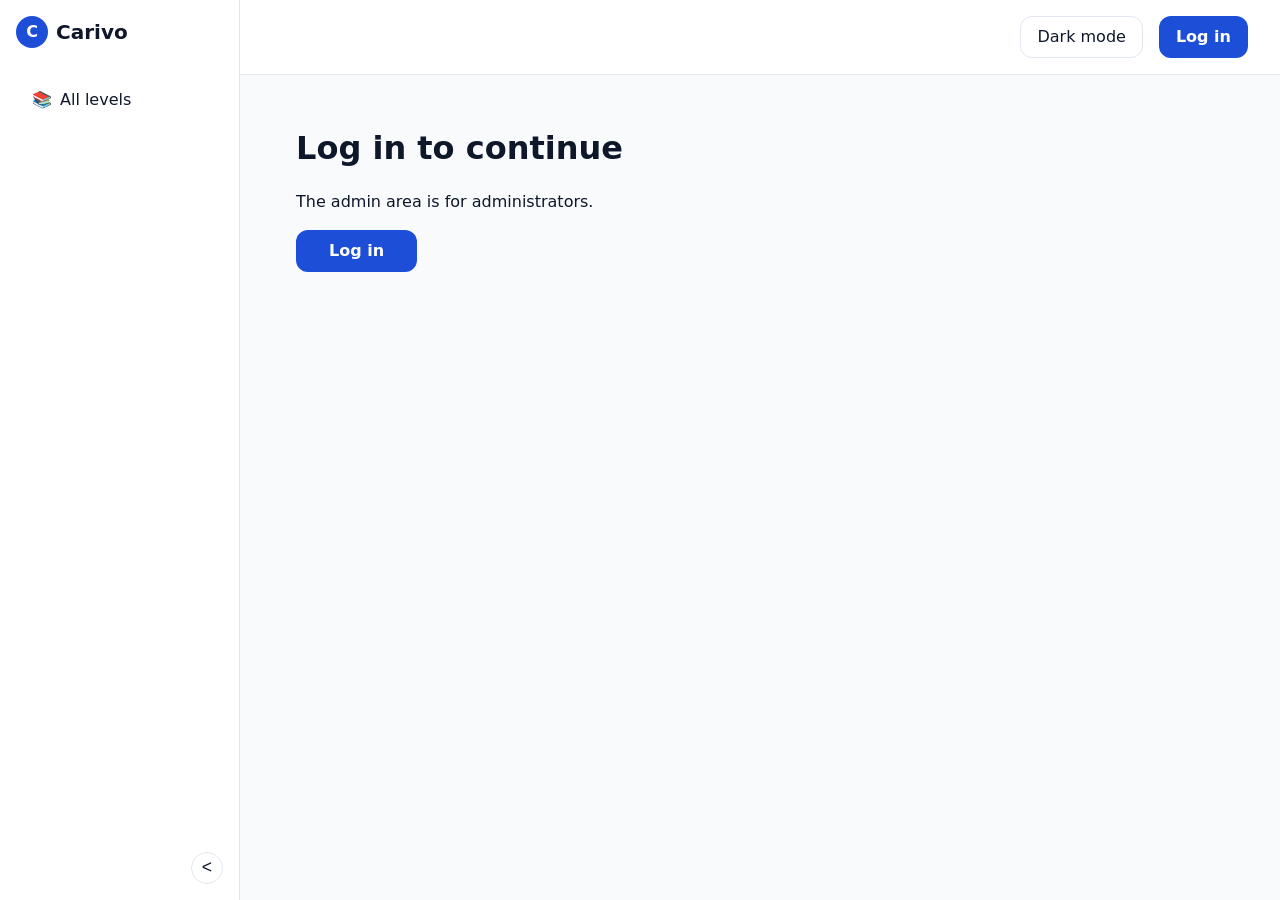
<file: admin.html>
<!DOCTYPE html>
<html lang="en">
<head>
    <meta charset="UTF-8">
    <meta name="viewport" content="width=device-width, initial-scale=1.0">
    <link rel="stylesheet" href="css/styles.css">
    <script src="js/shared/theme.js"></script>
    <title>Admin | Carivo</title>
</head>
<body data-layout="app">

    <main class="admin">
        <h1>Admin</h1>
        <p>Loading...</p>
    </main>

    <script src="js/shared/config.js"></script>
    <script src="js/shared/auth.js"></script>
    <script src="js/shared/nav.js"></script>
    <script src="js/shared/header.js"></script>
    <script src="js/pages/admin.js"></script>

</body>
</html>
</file>
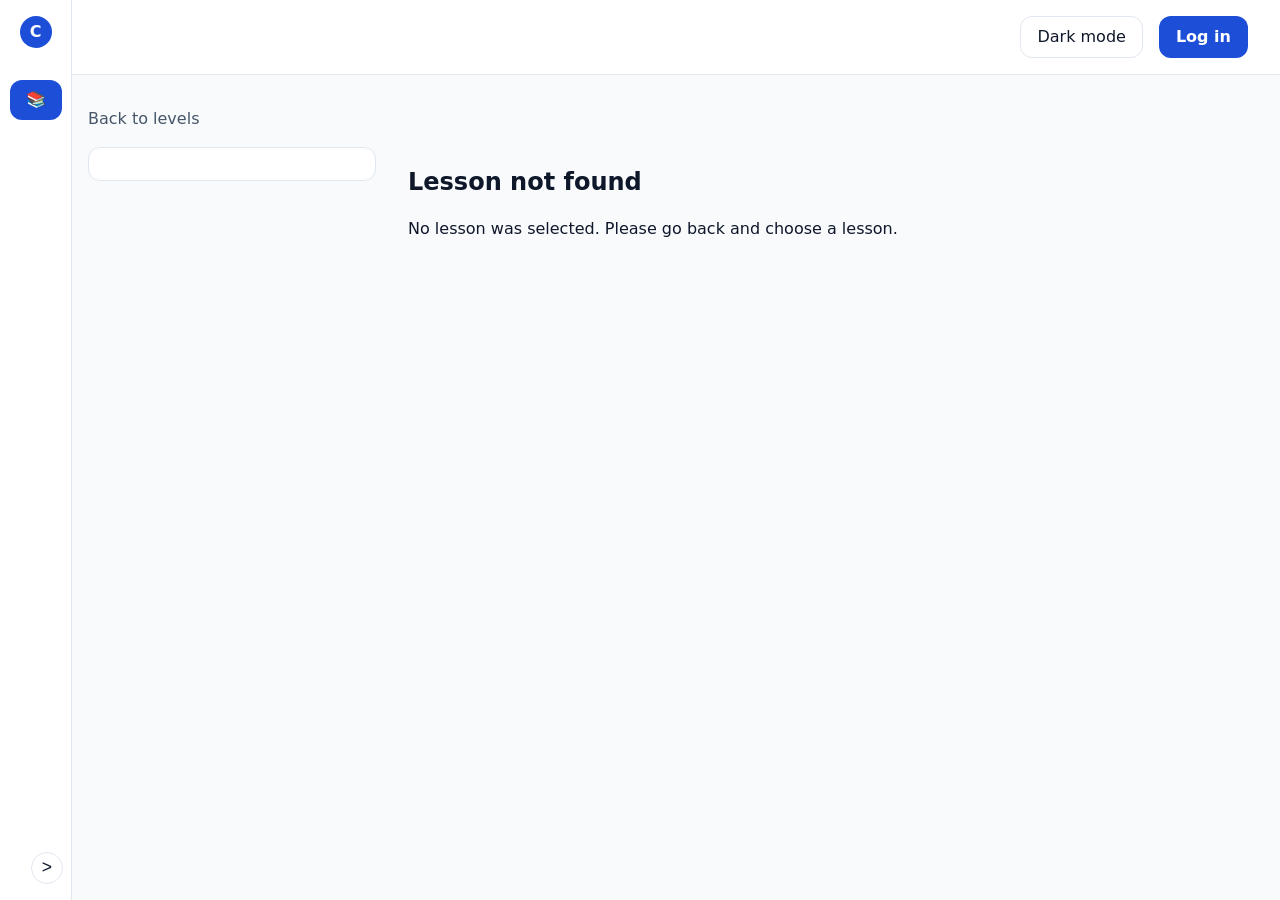
<file: content.html>
<!DOCTYPE html>
<html lang="en">

<head>
    <meta charset="UTF-8">
    <meta name="viewport" content="width=device-width, initial-scale=1.0">
    <link rel="stylesheet" href="css/styles.css">
    <script src="js/shared/theme.js"></script>
    <title>Lesson | Carivo</title>
</head>

<body data-layout="app" data-sidebar="collapsed">

    <main class="course">
        <a href="levels.html" class="back-link">Back to levels</a>

        <div class="course-layout">
            <nav class="course-panel" aria-label="Lesson sections" data-drawer-label="Lesson sections">
                <button type="button" class="drawer-close">Close</button>
                <div class="course-panel-content">Loading...</div>
            </nav>
            <section class="course-main" aria-live="polite"></section>
        </div>
    </main>

    <script src="js/shared/config.js"></script>
    <script src="js/shared/auth.js"></script>
    <script src="js/shared/nav.js"></script>
    <script src="js/shared/header.js"></script>
    <script src="js/shared/drawer.js"></script>
    <script src="js/shared/api.js"></script>
    <script src="js/pages/content.js"></script>

</body>
</html>
</file>
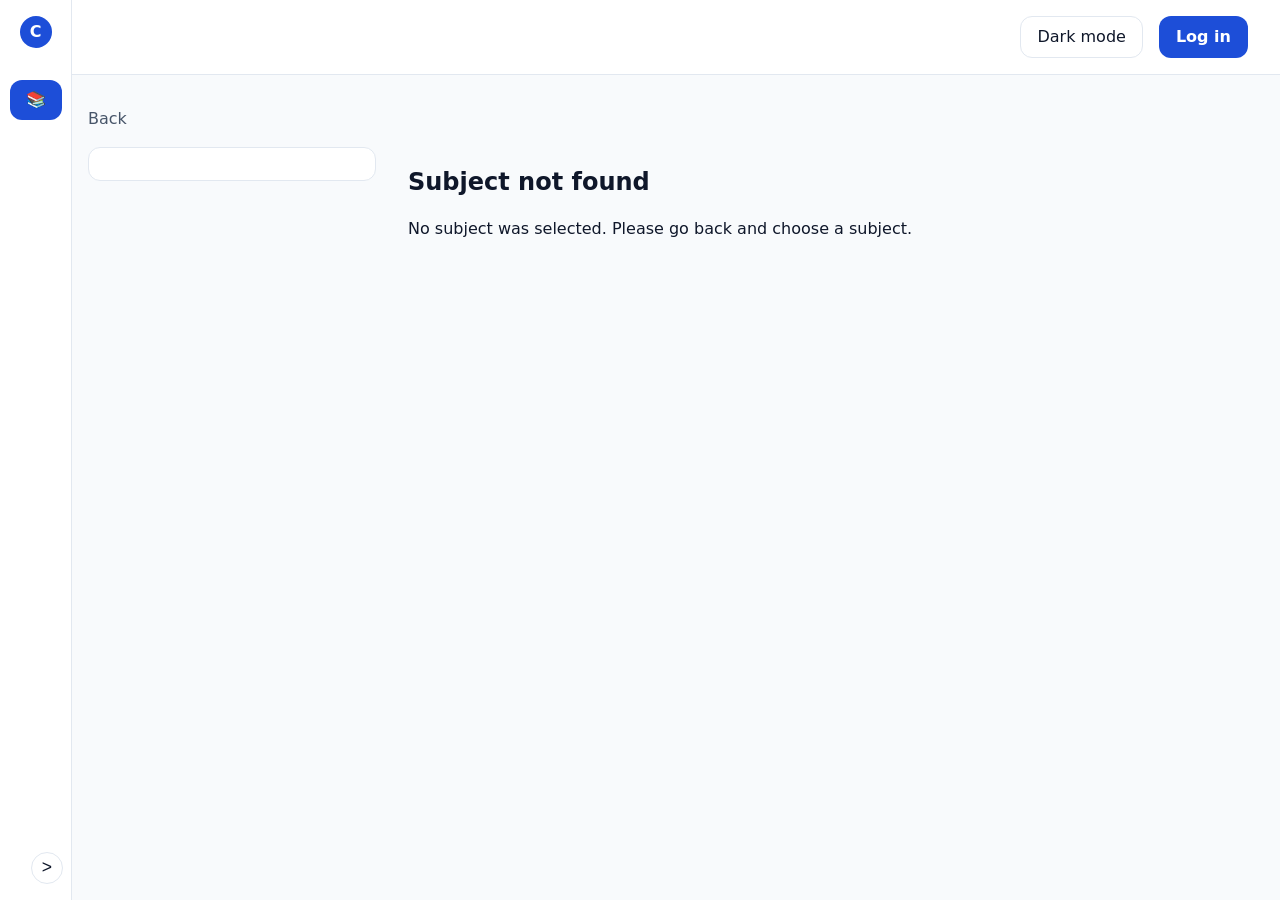
<file: course.html>
<!DOCTYPE html>
<html lang="en">

<head>
    <meta charset="UTF-8">
    <meta name="viewport" content="width=device-width, initial-scale=1.0">
    <link rel="stylesheet" href="css/styles.css">
    <script src="js/shared/theme.js"></script>
    <title>Course | Carivo</title>
</head>

<body data-layout="app" data-sidebar="collapsed">

    <main class="course">
        <a href="subjects.html" class="back-link">Back</a>

        <div class="course-layout">
            <nav class="course-panel" aria-label="Course contents" data-drawer-label="Modules and topics">
                <button type="button" class="drawer-close">Close</button>
                <div class="course-panel-content">Loading...</div>
            </nav>
            <section class="course-main" aria-live="polite"></section>
        </div>
    </main>

    <script src="js/shared/config.js"></script>
    <script src="js/shared/auth.js"></script>
    <script src="js/shared/nav.js"></script>
    <script src="js/shared/header.js"></script>
    <script src="js/shared/drawer.js"></script>
    <script src="js/shared/level-details.js"></script>
    <script src="js/shared/api.js"></script>
    <script src="js/pages/course.js"></script>

</body>
</html>
</file>
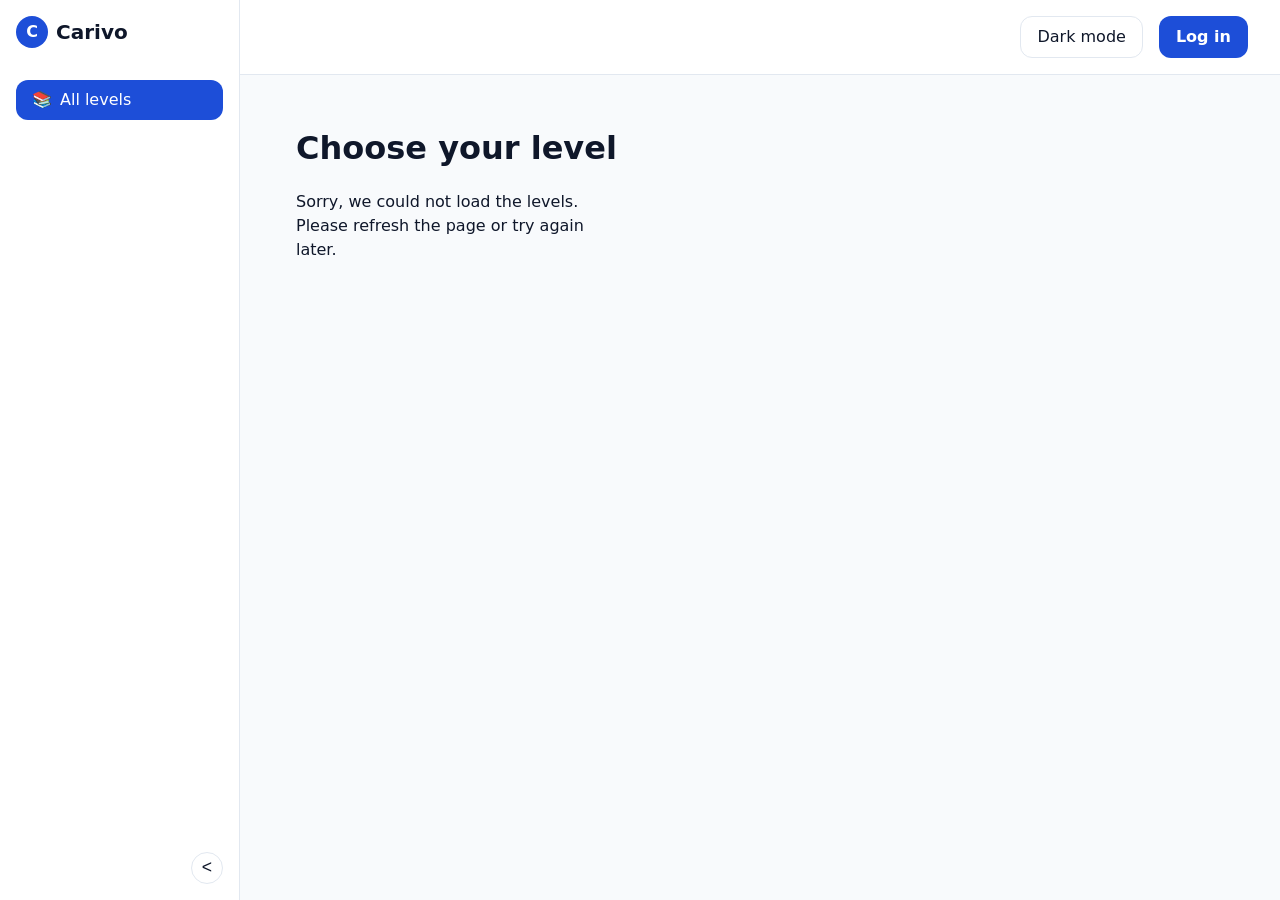
<file: levels.html>
<!DOCTYPE html>
<html lang="en">

<head>
    <meta charset="UTF-8">
    <meta name="viewport" content="width=device-width, initial-scale=1.0">
     <link rel="stylesheet" href="css/styles.css">
    <script src="js/shared/theme.js"></script>
    <title>Carivo</title>
   
</head>

<body data-layout="app">
    <main>
        <h1>Choose your level</h1>

        <!-- the cards for the levels will go in here -->
        <div class="levels-container card-grid"></div>

        <!-- scripts go at the bottom, in this order -->
        <script src="js/shared/config.js"></script>
        <script src="js/shared/auth.js"></script>
        <script src="js/shared/nav.js"></script>
        <script src="js/shared/header.js"></script>
        <script src="js/shared/level-details.js"></script>
        <script src="js/shared/cards.js"></script>
        <script src="js/pages/levels.js"></script>
        
    </main>
</body>

</html>
</file>
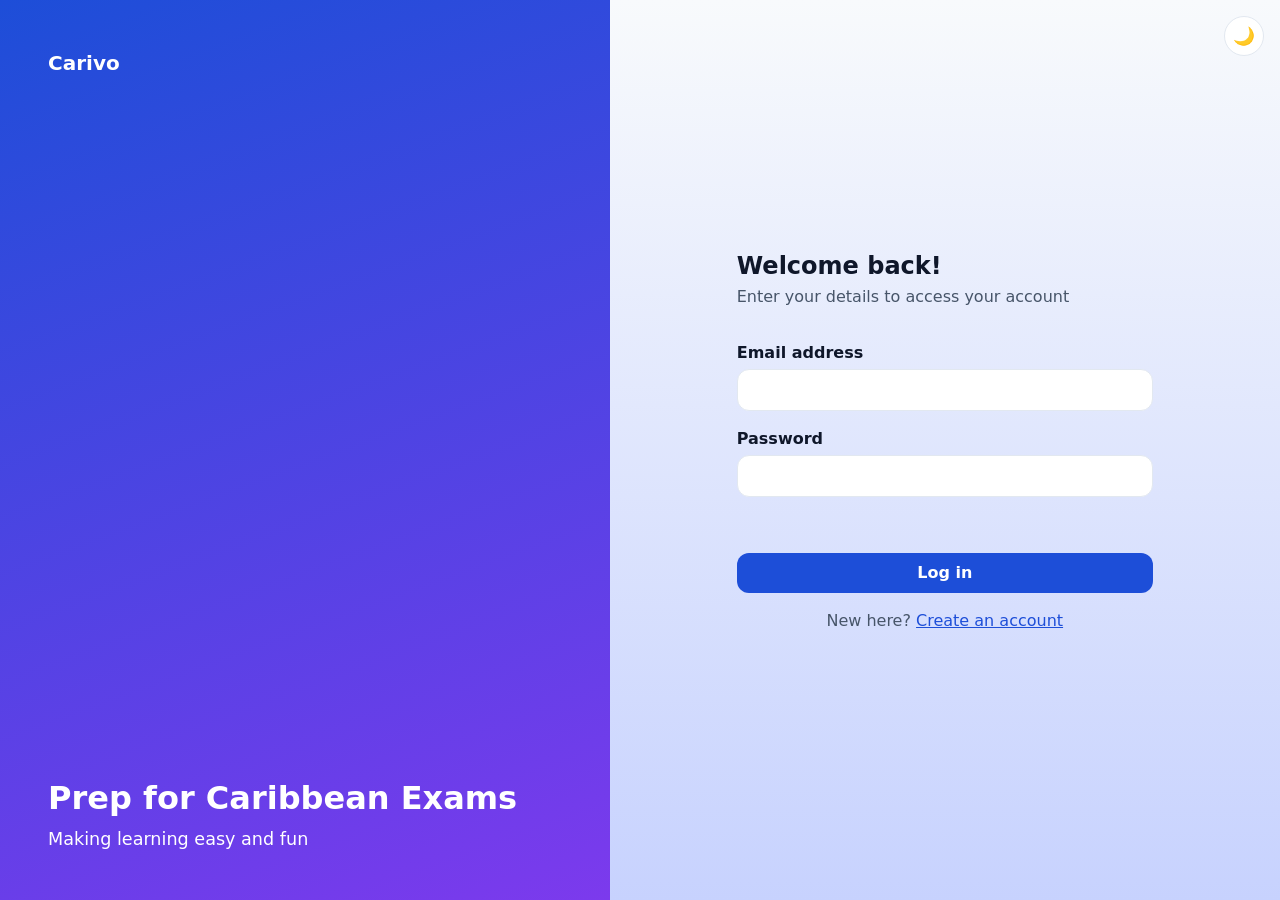
<file: login.html>
<!DOCTYPE html>
<html lang="en">

<head>
    <meta charset="UTF-8">
    <meta name="viewport" content="width=device-width, initial-scale=1.0">
    <link rel="stylesheet" href="css/styles.css">
    <script src="js/shared/theme.js"></script>
    <title>Log in | Carivo</title>
</head>

<body data-layout="auth">

    <main class="auth-page">
        <aside class="auth-aside">
            <a class="auth-brand" href="index.html" data-site-name></a>
            <div>
                <p class="auth-aside-title">Prep for Caribbean Exams</p>
                <p class="auth-aside-text">Making learning easy and fun</p>
            </div>
        </aside>

        <section class="auth-panel">
            <div class="auth-card">
                <a class="auth-brand auth-brand-mobile" href="index.html" data-site-name></a>
                <h1>Welcome back!</h1>
                <p class="auth-intro">Enter your details to access your account</p>

                <form id="login-form">
                    <div class="form-field">
                        <label for="login-email">Email address</label>
                        <input type="email" id="login-email" name="email" autocomplete="username" required>
                    </div>

                    <div class="form-field">
                        <label for="login-password">Password</label>
                        <input type="password" id="login-password" name="password" autocomplete="current-password"
                            required>
                    </div>

                    <!-- the script writes error messages here -->
                    <p class="form-message" role="alert"></p>

                    <button type="submit" class="btn">Log in</button>
                </form>

                <p class="register-link">
                    New here? <a href="register.html">Create an account</a>
                </p>
            </div>
        </section>
    </main>

    <!-- config.js first (API_URL), then auth.js (token helpers), then header.js then this page's script -->

    <script src="js/shared/config.js"></script>
    <script src="js/shared/auth.js"></script>
    <script src="js/shared/header.js"></script>
    <script src="js/pages/login.js"></script>

</body>

</html>
</file>
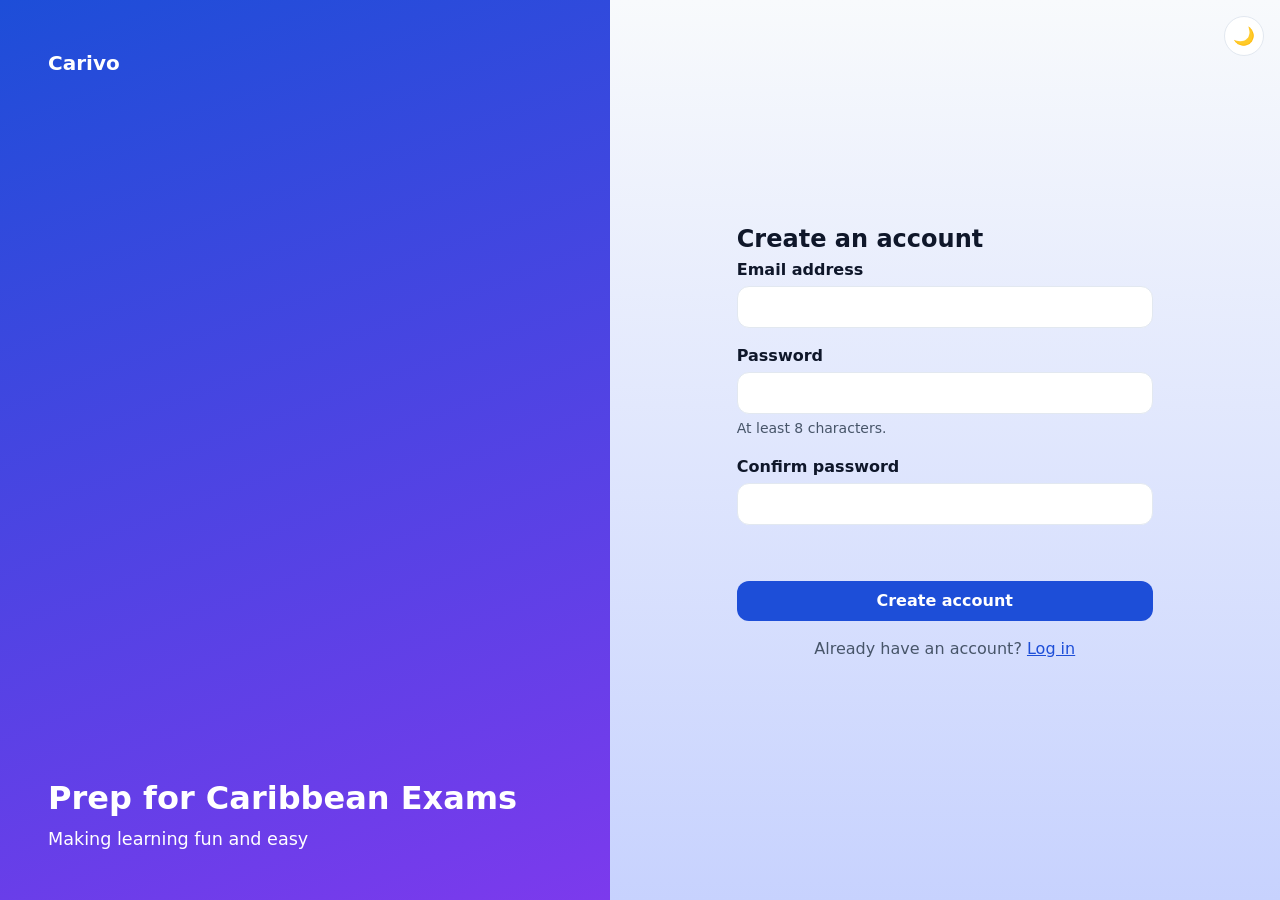
<file: register.html>
<!DOCTYPE html>
<html lang="en">

<head>
    <meta charset="UTF-8">
    <meta name="viewport" content="width=device-width, initial-scale=1.0">
    <link rel="stylesheet" href="css/styles.css">
    <script src="js/shared/theme.js"></script>
    <title>Create an account | Carivo</title>
</head>

<body data-layout="auth">

    <main class="auth-page">
        <aside class="auth-aside">
            <a class="auth-brand" href="index.html" data-site-name></a>
            <div>
                <p class="auth-aside-title">Prep for Caribbean Exams</p>
                <p class="auth-aside-text">Making learning fun and easy</p>
            </div>
        </aside>

        <section class="auth-panel">
            <div class="auth-card">
                <a class="auth-brand auth-brand-mobile" href="index.html" data-site-name></a>
                <h1>Create an account</h1>

                <form id="register-form">
                    <div class="form-field">
                        <label for="register-email">Email address</label>
                        <input type="email" id="register-email" name="email" autocomplete="email" required>
                    </div>

                    <div class="form-field">
                        <label for="register-password">Password</label>
                        <input type="password" id="register-password" name="password" autocomplete="new-password"
                            minlength="8" aria-describedby="password-hint" required>
                        <small id="password-hint">At least 8 characters.</small>
                    </div>

                    <div class="form-field">
                        <label for="register-confirm-password">Confirm password</label>
                        <input type="password" id="register-confirm-password" name="confirm-password"
                            autocomplete="new-password" minlength="8" required>
                    </div>

                    <!-- the script writes error and success messages here -->
                    <p class="form-message" role="alert"></p>

                    <button type="submit" class="btn">Create account</button>
                </form>

                <p class="login-link">
                    Already have an account? <a href="login.html">Log in</a>
                </p>
            </div>
        </section>
    </main>

    <!-- config.js first (API_URL), then this page's script. No auth.js, because registering saves no token. -->

    <script src="js/shared/config.js"></script>
    <script src="js/shared/auth.js"></script>
    <script src="js/shared/header.js"></script>
    <script src="js/pages/register.js"></script>

</body>

</html>
</file>
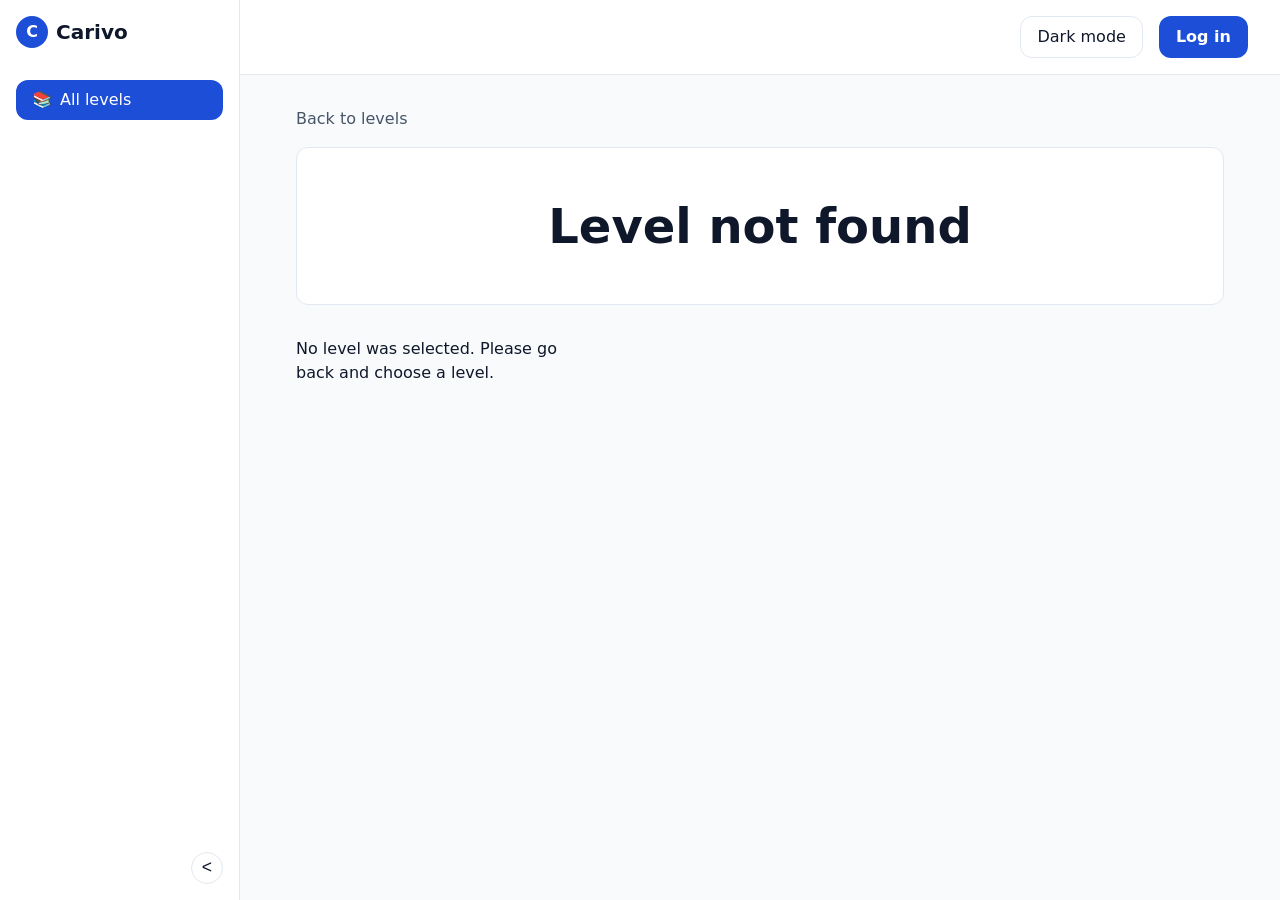
<file: subjects.html>
<!DOCTYPE html>
<html lang="en">

<head>
    <meta charset="UTF-8">
    <meta name="viewport" content="width=device-width, initial-scale=1.0">
    <link rel="stylesheet" href="css/styles.css">
    <script src="js/shared/theme.js"></script>
    <title>Subjects | Carivo</title>
</head>

<body data-layout="app">
    <main>
        <a href="levels.html" class="back-link">Back to levels</a>

        <header class="level-hero" id="level-hero">
            <h1 class="level-hero-title">Loading level...</h1>
        </header>

        <!-- the subject cards will go in here -->
        <div class="subjects-container card-grid"></div>
    </main>

    <!-- config.js must come first, because it creates API_URL -->
    <script src="js/shared/config.js"></script>
    <script src="js/shared/auth.js"></script>
    <script src="js/shared/nav.js"></script>
    <script src="js/shared/header.js"></script>
    <script src="js/shared/level-details.js"></script>
    <script src="js/shared/cards.js"></script>
    <script src="js/shared/api.js"></script>
    <script src="js/pages/subjects.js"></script>
</body>
</html>
</file>
<file: css/styles.css>
/* Design tokens for Carivo. Every colour, space and size lives here, so a change is made in one place. */

/* Light theme ("daylight"). Also the default when no theme has been chosen. */
:root {
    color-scheme: light;

    --color-bg: #F8FAFC;
    --color-surface: #FFFFFF;
    --color-text: #0F172A;
    --color-text-muted: #475569;
    --color-border: #E2E8F0;
    --color-primary: #1D4ED8;
    --color-on-primary: #FFFFFF;
    --color-secondary: #7C3AED;
    --color-success: #15803D;
    --color-star: #F59E0B;
    --color-on-star: #1F2937;
    --color-glow: rgba(29, 78, 216, 0.35);
    --color-danger: #B91C1C;
    --color-panel-start: #F8FAFC;
    --color-panel-end: #C7D2FE;
    --color-backdrop: rgba(0, 0, 0, 0.5);

    /* Tints for the cards, the level hero and the badges. */
    --tone-blue-bg: #DBEAFE;
    --tone-blue-fg: #1E40AF;
    --tone-purple-bg: #EDE9FE;
    --tone-purple-fg: #5B21B6;
    --tone-green-bg: #DCFCE7;
    --tone-green-fg: #166534;
    --tone-amber-bg: #FEF3C7;
    --tone-amber-fg: #92400E;

    --space-xs: 0.25rem;
    --space-sm: 0.5rem;
    --space-md: 1rem;
    --space-lg: 2rem;
    --space-xl: 3rem;

    --sidebar-width: 15rem;
    --sidebar-width-collapsed: 4.5rem;

    --radius: 12px;
    --shadow-card: 0 1px 3px rgba(15, 23, 42, 0.08), 0 4px 12px rgba(15, 23, 42, 0.06);

    --font-body: system-ui, -apple-system, 'Segoe UI', Roboto, sans-serif;
}

/* Dark theme ("night sky"). The same names with different values, written after :root so it wins when active. */
[data-theme="dark"] {
    color-scheme: dark;

    --color-bg: #0B1020;
    --color-surface: #141A33;
    --color-text: #E5E7EB;
    --color-text-muted: #9CA3AF;
    --color-border: #2A3358;
    --color-primary: #818CF8;
    --color-on-primary: #0B1020;
    --color-secondary: #A78BFA;
    --color-success: #34D399;
    --color-star: #FBBF24;
    --color-on-star: #1F2937;
    --color-glow: rgba(129, 140, 248, 0.45);
    --color-danger: #F87171;
    --color-panel-start: #05080F;
    --color-panel-end: #1E2A78;

    /* Tints for the cards, the level hero and the badges. */
    --tone-blue-bg: #1E2A5A;
    --tone-blue-fg: #A5B4FC;
    --tone-purple-bg: #2E1F5E;
    --tone-purple-fg: #C4B5FD;
    --tone-green-bg: #12372B;
    --tone-green-fg: #6EE7B7;
    --tone-amber-bg: #3A2C0B;
    --tone-amber-fg: #FCD34D;

    --shadow-card: 0 1px 3px rgba(0, 0, 0, 0.4), 0 4px 12px rgba(0, 0, 0, 0.3);
}

/* ---------- Base ---------- */

*,
*::before,
*::after {
    box-sizing: border-box;
}

/* A column at least as tall as the window, so the page content can fill the space under the header. */
body {
    display: flex;
    flex-direction: column;
    min-height: 100vh;
    margin: 0;
    background: var(--color-bg);
    color: var(--color-text);
    font-family: var(--font-body);
    font-size: 1rem;
    line-height: 1.5;
}

h1,
h2,
h3 {
    line-height: 1.25;
}

a {
    color: var(--color-primary);
}

/* A display rule on an element would otherwise override the hidden attribute and show it anyway. */
[hidden] {
    display: none !important;
}

/* Shows a clear outline when someone navigates with the keyboard. */
:focus-visible {
    outline: 3px solid var(--color-primary);
    outline-offset: 2px;
}

/* ---------- Forms ---------- */

.form-field {
    margin-bottom: var(--space-md);
}

label {
    display: block;
    margin-bottom: var(--space-xs);
    font-weight: 600;
}

input {
    display: block;
    width: 100%;
    padding: var(--space-sm) var(--space-md);
    border: 1px solid var(--color-border);
    border-radius: var(--radius);
    background: var(--color-surface);
    color: var(--color-text);
    font: inherit;
}

input:focus-visible {
    border-color: var(--color-primary);
}

.form-field small {
    display: block;
    margin-top: var(--space-xs);
    color: var(--color-text-muted);
    font-size: 0.875rem;
}

button[type="submit"] {
    width: 100%;
    padding: var(--space-sm) var(--space-md);
    border: none;
    border-radius: var(--radius);
    background: var(--color-primary);
    color: var(--color-on-primary);
    font: inherit;
    font-weight: 700;
    cursor: pointer;
}

button[type="submit"]:disabled {
    opacity: 0.5;
    cursor: not-allowed;
}

.form-message {
    min-height: 1.5em;
    margin: 0 0 var(--space-md);
    color: var(--color-danger);
}

.form-message.is-success {
    color: var(--color-success);
}

/* ---------- Layout ---------- */

/* Grows to fill the space under the header. The full width is needed because a centred item in a flex column would otherwise shrink to fit its content. */
main {
    flex: 1;
    width: 100%;
    max-width: 60rem;
    margin: 0 auto;
    padding: var(--space-lg) var(--space-md);
}

.site-header {
    display: flex;
    align-items: center;
    justify-content: space-between;
    gap: var(--space-md);
    padding: var(--space-md) var(--space-lg);
    background: var(--color-surface);
    border-bottom: 1px solid var(--color-border);
}

.site-brand {
    color: var(--color-text);
    font-weight: 700;
    text-decoration: none;
}

/* The controls on the right of the header. */
.site-nav {
    display: flex;
    align-items: center;
    gap: var(--space-md);
}

.theme-toggle {
    padding: var(--space-sm) var(--space-md);
    border: 1px solid var(--color-border);
    border-radius: var(--radius);
    background: var(--color-surface);
    color: var(--color-text);
    font: inherit;
    cursor: pointer;
}

.theme-toggle:hover {
    background: var(--color-bg);
}

/* The border is transparent so this link is the same height as the buttons beside it. */
.site-login-link {
    padding: var(--space-sm) var(--space-md);
    border: 1px solid transparent;
    border-radius: var(--radius);
    background: var(--color-primary);
    color: var(--color-on-primary);
    font-weight: 600;
    text-decoration: none;
}

.site-login-link:hover {
    opacity: 0.9;
}

.back-link {
    display: inline-block;
    margin-bottom: var(--space-md);
    color: var(--color-text-muted);
    text-decoration: none;
}

.back-link:hover {
    color: var(--color-text);
}

/* ---------- Account menu ---------- */

/* The anchor the dropdown is positioned against. */
.profile-menu {
    position: relative;
}

.profile-trigger {
    display: grid;
    place-items: center;
    width: 2.5rem;
    height: 2.5rem;
    border: none;
    border-radius: 50%;
    background: var(--color-primary);
    color: var(--color-on-primary);
    font-size: 1.1rem;
    cursor: pointer;
}

.profile-trigger:hover {
    opacity: 0.9;
}

/* Sits below the icon, lined up with its right edge so it can't run off the screen. */
.profile-dropdown {
    position: absolute;
    top: calc(100% + var(--space-sm));
    right: 0;
    z-index: 10;
    min-width: 12rem;
    max-width: calc(100vw - 2 * var(--space-md));
    padding: var(--space-xs);
    border: 1px solid var(--color-border);
    border-radius: var(--radius);
    background: var(--color-surface);
    box-shadow: var(--shadow-card);
}

.menu-item {
    display: block;
    width: 100%;
    padding: var(--space-sm) var(--space-md);
    border: none;
    border-radius: calc(var(--radius) - 4px);
    background: transparent;
    color: var(--color-text);
    font: inherit;
    text-align: left;
    cursor: pointer;
}

.menu-item:hover,
.menu-item:focus-visible {
    background: var(--color-bg);
}

/* ---------- App navigation ---------- */

.app-shell {
    display: grid;
    grid-template-columns: var(--sidebar-width) 1fr;
    flex: 1;
    transition: grid-template-columns 0.2s ease;
}

.app-shell.is-collapsed {
    grid-template-columns: var(--sidebar-width-collapsed) 1fr;
}

/* min-width: 0 lets this column shrink, so one wide element can't push the whole page sideways. */
.app-body {
    display: flex;
    flex-direction: column;
    min-width: 0;
}

.topbar {
    display: flex;
    justify-content: flex-end;
    padding: var(--space-md) var(--space-lg);
    background: var(--color-surface);
    border-bottom: 1px solid var(--color-border);
}

/* Stays in view while the page scrolls, and scrolls by itself if it ever has more items than fit. */
.sidebar {
    position: sticky;
    top: 0;
    align-self: start;
    display: flex;
    flex-direction: column;
    height: 100vh;
    overflow-y: auto;
    padding: var(--space-md);
    background: var(--color-surface);
    border-right: 1px solid var(--color-border);
}

.brand {
    display: flex;
    align-items: center;
    gap: var(--space-sm);
    margin-bottom: var(--space-lg);
    color: var(--color-text);
    font-size: 1.25rem;
    font-weight: 700;
    text-decoration: none;
}

.brand-mark {
    display: grid;
    place-items: center;
    flex: none;
    width: 2rem;
    height: 2rem;
    border-radius: 50%;
    background: var(--color-primary);
    color: var(--color-on-primary);
    font-size: 1rem;
}

.nav-list {
    display: grid;
    gap: var(--space-xs);
    margin: 0;
    padding: 0;
    list-style: none;
}

.nav-link {
    display: flex;
    align-items: center;
    gap: var(--space-sm);
    padding: var(--space-sm) var(--space-md);
    border-radius: var(--radius);
    color: var(--color-text);
    text-decoration: none;
}

.nav-link:hover {
    background: var(--color-bg);
}

/* The same attribute that tells a screen reader the current page also drives the highlight. */
.nav-link[aria-current="page"] {
    background: var(--color-primary);
    color: var(--color-on-primary);
}

.sidebar-toggle {
    align-self: flex-end;
    width: 2rem;
    height: 2rem;
    margin-top: auto;
    border: 1px solid var(--color-border);
    border-radius: 50%;
    background: var(--color-surface);
    color: var(--color-text);
    font-size: 1.1rem;
    line-height: 1;
    cursor: pointer;
}

.sidebar-toggle:hover {
    background: var(--color-bg);
}

/* Collapsed: only icons remain, centred in a narrow strip. */
.is-collapsed .sidebar {
    align-items: center;
    padding-inline: var(--space-sm);
}

.is-collapsed .nav-link {
    justify-content: center;
}

/* Hidden from the eye but still read by screen readers, so a collapsed icon never loses its name.
   Scoped to the sidebar, so the brand in the phone's top bar keeps its name. */
.is-collapsed .sidebar .brand-name,
.is-collapsed .nav-label {
    position: absolute;
    width: 1px;
    height: 1px;
    overflow: hidden;
    clip-path: inset(50%);
    white-space: nowrap;
}

/* The phone's brand and bottom bar are hidden on larger screens, where the sidebar does their job. */
.topbar-brand,
.bottom-nav {
    display: none;
}

@media (prefers-reduced-motion: reduce) {
    .app-shell {
        transition: none;
    }
}

/* On a phone the sidebar is replaced by the brand in the top bar and a tab bar along the bottom.
   This comes last in the section so it wins over the collapsed rule above. */
@media (max-width: 48rem) {

    .app-shell,
    .app-shell.is-collapsed {
        grid-template-columns: 1fr;
    }

    .sidebar {
        display: none;
    }

    .topbar {
        justify-content: space-between;
        padding: var(--space-sm) var(--space-md);
    }

    .topbar-brand {
        display: flex;
        margin: 0;
    }

    /* Fixed to the bottom edge, with a thumb-friendly height. */
    .bottom-nav {
        position: fixed;
        inset: auto 0 0 0;
        z-index: 20;
        display: flex;
        background: var(--color-surface);
        border-top: 1px solid var(--color-border);
    }

    .bottom-nav .nav-link {
        flex: 1;
        flex-direction: column;
        justify-content: center;
        gap: var(--space-xs);
        min-height: 3.5rem;
        border-radius: 0;
        font-size: 0.75rem;
    }

    /* Leaves room so the bar never covers the end of the page. */
    .app-shell {
        padding-bottom: 4rem;
    }
}

/* ---------- Cards ---------- */

/* As many columns as fit, each at least 16rem wide. */
.card-grid {
    display: grid;
    grid-template-columns: repeat(auto-fill, minmax(16rem, 1fr));
    gap: var(--space-lg);
}

.card {
    display: flex;
    flex-direction: column;
    overflow: hidden;
    border: 1px solid var(--color-border);
    border-radius: var(--radius);
    background: var(--color-surface);
    color: var(--color-text);
    box-shadow: var(--shadow-card);
    text-decoration: none;
    transition: transform 0.2s ease, border-color 0.2s ease;
}

.card:hover,
.card:focus-visible {
    border-color: var(--color-primary);
    transform: translateY(-4px);
}

.card-thumb {
    display: grid;
    place-items: center;
    height: 8rem;
    font-size: 2.5rem;
}

.card-body {
    padding: var(--space-md);
}

.card-title {
    margin: 0 0 var(--space-xs);
    font-size: 1.25rem;
}

.card-text {
    margin: 0;
    color: var(--color-text-muted);
}

.level-hero {
    margin-bottom: var(--space-lg);
    padding: var(--space-xl) var(--space-lg);
    border: 1px solid var(--color-border);
    border-radius: var(--radius);
    background: var(--color-surface);
    text-align: center;
}

.level-hero-title {
    margin: 0;
    font-size: clamp(2rem, 6vw, 3rem);
}

/* One class per tint. A new tint is two variables plus one rule here.
   These come after the rules that set a default background, so they win. */
.tone-blue { background: var(--tone-blue-bg); color: var(--tone-blue-fg); }
.tone-purple { background: var(--tone-purple-bg); color: var(--tone-purple-fg); }
.tone-green { background: var(--tone-green-bg); color: var(--tone-green-fg); }
.tone-amber { background: var(--tone-amber-bg); color: var(--tone-amber-fg); }

@media (prefers-reduced-motion: reduce) {
    .card {
        transition: none;
    }

    .card:hover,
    .card:focus-visible {
        transform: none;
    }
}

/* ---------- Course page ---------- */

/* The base rule for main limits its width to a reading column. This page has two columns, so it opts out. */
main.course {
    max-width: none;
}

.course-layout {
    display: grid;
    grid-template-columns: 18rem 1fr;
    gap: var(--space-lg);
    align-items: start;
}

/* min-width: 0 lets this column shrink, so one long word can't push the page sideways. */
.course-main {
    min-width: 0;
}

/* The panel stays in view while the page scrolls, and scrolls by itself if the outline is long. */
.course-panel {
    position: sticky;
    top: var(--space-md);
    max-height: calc(100vh - 2 * var(--space-md));
    overflow-y: auto;
    padding: var(--space-md);
    border: 1px solid var(--color-border);
    border-radius: var(--radius);
    background: var(--color-surface);
}

.course-panel-title {
    margin: 0;
    font-size: 1.25rem;
}

.course-panel-count {
    margin: 0 0 var(--space-md);
    color: var(--color-text-muted);
    font-size: 0.875rem;
}

.course-panel-link,
.course-topics a {
    padding: var(--space-sm) var(--space-md);
    border-radius: calc(var(--radius) - 4px);
    color: var(--color-text);
    text-decoration: none;
}

.course-panel-link {
    display: block;
}

/* A topic's title on the left, and its percentage on the right. */
.course-topics a {
    display: flex;
    justify-content: space-between;
    gap: var(--space-sm);
}

.course-panel-link:hover,
.course-topics a:hover {
    background: var(--color-bg);
}

/* The same attribute that tells a screen reader which page is current also drives the highlight.
   The :hover selector is listed on purpose: ".course-topics a:hover" is more specific than the plain
   attribute selector, so without it the chosen topic loses its colour when hovered and its text disappears. */
.course-panel [aria-current="page"],
.course-panel [aria-current="page"]:hover {
    background: var(--color-primary);
    color: var(--color-on-primary);
}

.course-module {
    margin-top: var(--space-sm);
}

.course-module summary {
    padding: var(--space-sm) var(--space-md);
    font-weight: 600;
    cursor: pointer;
}

/* An ordered list numbers the topics 1 to x by itself, and restarts in every module. */
.course-topics {
    margin: 0;
    padding-left: var(--space-lg);
}

/* A topic's percentage, shown once the student has started it. */
.topic-progress {
    flex: none;
    color: var(--color-text-muted);
    font-size: 0.875rem;
}

/* On the chosen topic the background is the primary colour, so the muted text is switched to match it. */
.course-panel [aria-current="page"] .topic-progress {
    color: inherit;
}

/* The overall progress block under the subject name. */
.course-progress {
    margin: 0 0 var(--space-md);
}

.course-progress-label {
    margin: 0 0 var(--space-xs);
    font-weight: 600;
}

/* accent-color makes the browser's own progress bar use the theme's colour. */
.course-progress progress {
    display: block;
    width: 100%;
    height: 0.5rem;
    accent-color: var(--color-primary);
}

.course-progress-count {
    margin: var(--space-xs) 0 0;
    color: var(--color-text-muted);
    font-size: 0.875rem;
}

/* The overview's summary chips. */
.course-stats {
    display: flex;
    flex-wrap: wrap;
    gap: var(--space-md);
    margin: var(--space-lg) 0 0;
    padding: 0;
    list-style: none;
}

.course-stats li {
    padding: var(--space-sm) var(--space-md);
    border: 1px solid var(--color-border);
    border-radius: var(--radius);
    background: var(--color-surface);
}

/* "2 of 3 lessons completed", under a topic's title. It only appears when the student's progress has loaded. */
.topic-progress-summary {
    margin: var(--space-xs) 0 0;
    color: var(--color-text-muted);
}


/* The lesson rows. The number comes from a CSS counter, so it restarts for every list and never has to be typed. */
.lesson-list {
    counter-reset: lesson;
    display: grid;
    gap: var(--space-sm);
    margin: var(--space-lg) 0 0;
    padding: 0;
    list-style: none;
}

.lesson-row {
    counter-increment: lesson;
    border: 1px solid var(--color-border);
    border-radius: var(--radius);
    background: var(--color-surface);
    transition: transform 0.2s ease, border-color 0.2s ease, box-shadow 0.2s ease;
}

/* focus-within gives keyboard users the same lift, since the link inside the row is what takes focus. */
.lesson-row:hover,
.lesson-row:focus-within {
    border-color: var(--color-primary);
    box-shadow: var(--shadow-card);
    transform: translateY(-4px);
}

.lesson-link {
    display: flex;
    align-items: center;
    gap: var(--space-md);
    padding: var(--space-md);
    color: var(--color-text);
    text-decoration: none;
}

.lesson-link::before {
    content: counter(lesson);
    min-width: 1.5rem;
    color: var(--color-text-muted);
    font-weight: 600;
}

/* flex: 1 takes the free space, which pushes the badge to the right edge. */
.lesson-title-text {
    flex: 1;
}

.badge {
    flex: none;
    padding: var(--space-xs) var(--space-sm);
    border-radius: 999px;
    font-size: 0.75rem;
    font-weight: 600;
}

.badge-free,
.badge-complete {
    background: var(--tone-green-bg);
    color: var(--tone-green-fg);
}

.badge-locked {
    background: var(--tone-amber-bg);
    color: var(--tone-amber-fg);
}


/* The lesson's sections. */
.lesson-section-title {
    margin: var(--space-lg) 0 var(--space-sm);
    font-size: 1.25rem;
}

/* pre-wrap keeps the line breaks you type in the notes, and the line length stays readable. */
.lesson-notes-text {
    max-width: 65ch;
    line-height: 1.7;
    white-space: pre-wrap;
    overflow-wrap: anywhere;
}

/* One button per video, stacked, so several videos in a lesson read as a list. */
.video-list {
    display: grid;
    gap: var(--space-sm);
    justify-items: start;
    margin: 0;
    padding: 0;
    list-style: none;
}

/* Shown where a lesson would be, when the student can't open it yet. */
.lesson-prompt {
    display: grid;
    gap: var(--space-md);
    justify-items: start;
    padding: var(--space-lg);
    border: 1px dashed var(--color-border);
    border-radius: var(--radius);
    background: var(--color-surface);
}

.lesson-prompt p {
    margin: 0;
}

.button {
    display: inline-block;
    padding: var(--space-sm) var(--space-lg);
    border: 1px solid transparent;
    border-radius: var(--radius);
    background: var(--color-primary);
    color: var(--color-on-primary);
    font: inherit;
    font-weight: 700;
    text-decoration: none;
    cursor: pointer;
}

.button:hover {
    opacity: 0.9;
}

/* A quieter button for the second choice. It comes after .button so its background wins. */
.button-secondary {
    border-color: var(--color-border);
    background: transparent;
    color: var(--color-text);
}

.button-secondary:hover {
    background: var(--color-surface);
}

.button:disabled {
    opacity: 0.6;
    cursor: wait;
}

/* The lesson's title with the Completed badge beside it. */
.lesson-title-row {
    display: flex;
    flex-wrap: wrap;
    align-items: center;
    gap: var(--space-md);
}

.lesson-title-row h1 {
    margin: 0;
}

.progress-control {
    margin-top: var(--space-md);
}

/* Room for the confirmation or error line, so the page below doesn't jump when it appears. */
.progress-message {
    min-height: 1.5em;
    margin: var(--space-xs) 0 0;
    color: var(--color-text-muted);
    font-size: 0.875rem;
}

@media (prefers-reduced-motion: reduce) {
    .lesson-row {
        transition: none;
    }

    .lesson-row:hover,
    .lesson-row:focus-within {
        transform: none;
    }
}

/* The drawer's parts are hidden on larger screens, where the panel is a normal column. */
.drawer-toggle,
.drawer-close,
.drawer-backdrop {
    display: none;
}

/* On a phone the panel becomes a drawer that slides in from the left. */
@media (max-width: 48rem) {
    .course-layout {
        grid-template-columns: 1fr;
    }

    .drawer-toggle {
        display: flex;
        width: fit-content;
        align-items: center;
        margin-bottom: var(--space-md);
        padding: var(--space-sm) var(--space-md);
        border: 1px solid var(--color-border);
        border-radius: var(--radius);
        background: var(--color-surface);
        color: var(--color-text);
        font: inherit;
        cursor: pointer;
    }

    /* Closed, the panel is off-screen and also "visibility: hidden", which removes it from the tab order and from screen
       readers. The visibility change is delayed until the slide finishes, so it still animates out. */
    .course-panel {
        position: fixed;
        inset: 0 auto 0 0;
        z-index: 31;
        width: min(20rem, 85vw);
        max-height: none;
        border-radius: 0 var(--radius) var(--radius) 0;
        overscroll-behavior: contain;
        transform: translateX(-100%);
        visibility: hidden;
        transition: transform 0.25s ease, visibility 0s linear 0.25s;
    }

    .course-panel.is-open {
        transform: none;
        visibility: visible;
        transition: transform 0.25s ease;
    }

    .drawer-close {
        display: block;
        margin: 0 0 var(--space-md) auto;
        padding: var(--space-xs) var(--space-md);
        border: 1px solid var(--color-border);
        border-radius: var(--radius);
        background: var(--color-surface);
        color: var(--color-text);
        font: inherit;
        cursor: pointer;
    }

    /* The hidden attribute still wins over this display rule, because of the global [hidden] rule. */
    .drawer-backdrop {
        display: block;
        position: fixed;
        inset: 0;
        z-index: 30;
        background: var(--color-backdrop);
    }

    /* The page behind the drawer doesn't scroll while it's open. */
    .drawer-open {
        overflow: hidden;
    }
}

@media (prefers-reduced-motion: reduce) {
    .course-panel,
    .course-panel.is-open {
        transition: none;
    }
}

/* ---------- Login and register ---------- */

/* The base rule for main limits its width. A class is more specific than an element name, so this page opts out. */
.auth-page {
    display: grid;
    grid-template-columns: 1fr 1.1fr;
    max-width: none;
    margin: 0;
    padding: 0;
}

/* A decorative panel built from the theme colours, so it follows light and dark mode by itself.
   The brand sits at the top and the headline at the bottom. */
.auth-aside {
    display: flex;
    flex-direction: column;
    justify-content: space-between;
    padding: var(--space-xl);
    background: linear-gradient(160deg, var(--color-primary), var(--color-secondary));
    color: var(--color-on-primary);
}

.auth-aside-title {
    margin: 0 0 var(--space-sm);
    font-size: 2rem;
    font-weight: 700;
    line-height: 1.2;
}

.auth-aside-text {
    margin: 0;
    font-size: 1.1rem;
}

/* Brand: on the gradient panel on large screens, and above the form on phones. */
.auth-brand {
    font-size: 1.25rem;
    font-weight: 700;
    text-decoration: none;
}

.auth-aside .auth-brand {
    color: var(--color-on-primary);
}

.auth-brand-mobile {
    display: none;
    margin-bottom: var(--space-lg);
    color: var(--color-text);
}

/* The form side. It fades from dark to a richer colour so the glow stands out, and it anchors the corner theme button. */
.auth-panel {
    position: relative;
    display: grid;
    place-items: center;
    padding: var(--space-lg) var(--space-md);
    background: linear-gradient(180deg, var(--color-panel-start) 0%, var(--color-panel-end) 100%);
}

.auth-card {
    width: 100%;
    max-width: 26rem;
}

.auth-card h1 {
    margin: 0 0 var(--space-xs);
}

.auth-intro {
    margin: 0 0 var(--space-lg);
    color: var(--color-text-muted);
}

.register-link,
.login-link {
    margin-top: var(--space-md);
    text-align: center;
    color: var(--color-text-muted);
}

/* The round theme button in the top-right corner of the form side. */
.theme-icon-button {
    position: absolute;
    top: var(--space-md);
    right: var(--space-md);
    display: grid;
    place-items: center;
    width: 2.5rem;
    height: 2.5rem;
    border: 1px solid var(--color-border);
    border-radius: 50%;
    background: var(--color-surface);
    font-size: 1.1rem;
    cursor: pointer;
}

.theme-icon-button:hover {
    background: var(--color-bg);
}

/* ---------- Glow ---------- */

/* The border colour is the real focus indicator. The glow is the decoration around it. */
.auth-card input {
    transition: box-shadow 0.2s ease, border-color 0.2s ease;
}

.auth-card input:focus-visible {
    border-color: var(--color-primary);
    /* Kept transparent so the browser can still draw an outline in high-contrast mode, where box-shadow is removed. */
    outline: 2px solid transparent;
    box-shadow: 0 0 0 3px var(--color-glow), 0 0 20px var(--color-glow);
}

.auth-card button[type="submit"] {
    transition: box-shadow 0.2s ease;
}

.auth-card button[type="submit"]:hover:not(:disabled),
.auth-card button[type="submit"]:focus-visible {
    box-shadow: 0 0 24px var(--color-glow);
}

/* Students who ask their device for less motion get the change instantly, with no fade. */
@media (prefers-reduced-motion: reduce) {

    .auth-card input,
    .auth-card button[type="submit"] {
        transition: none;
    }
}

/* On a phone there is no room for two columns, so the decorative panel is dropped,
   the brand moves above the form, and the form fills the screen. */
@media (max-width: 48rem) {
    .auth-page {
        grid-template-columns: 1fr;
    }

    .auth-aside {
        display: none;
    }

    .auth-brand-mobile {
        display: block;
    }
}
</file>
